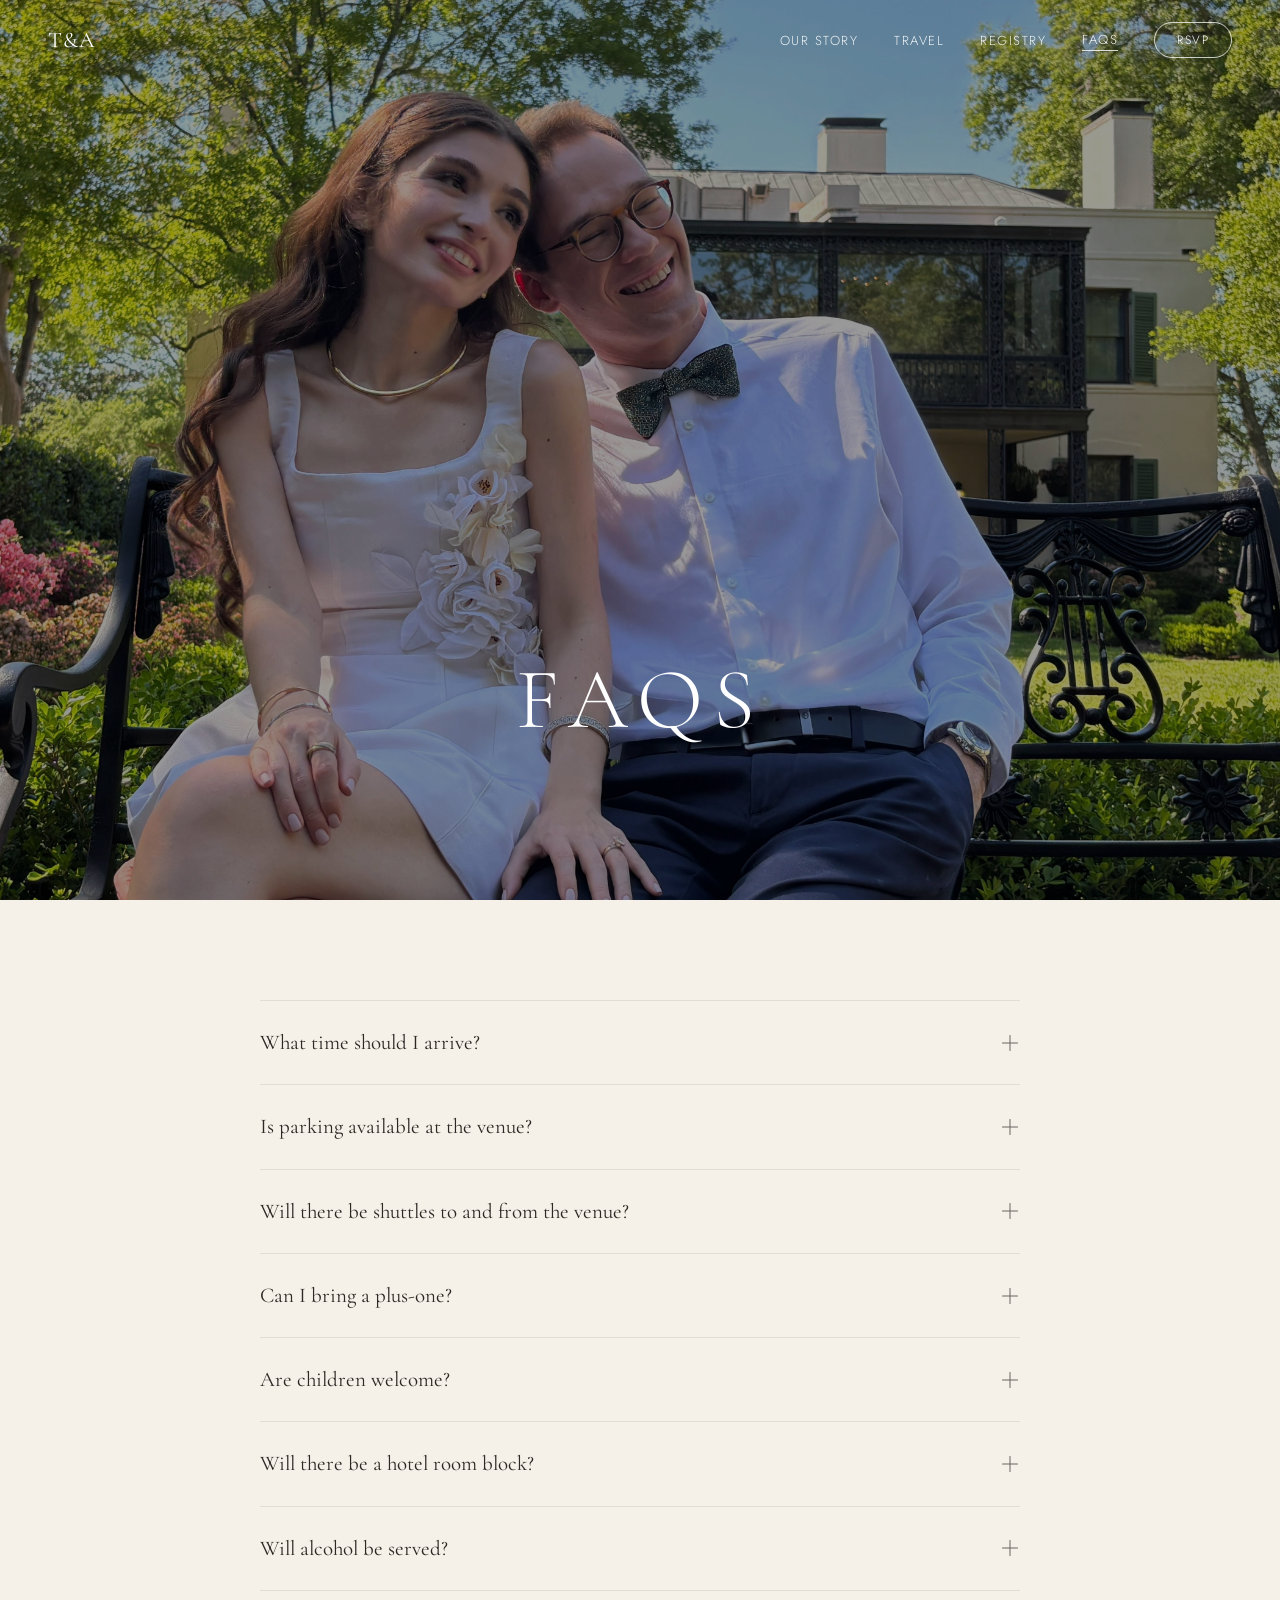
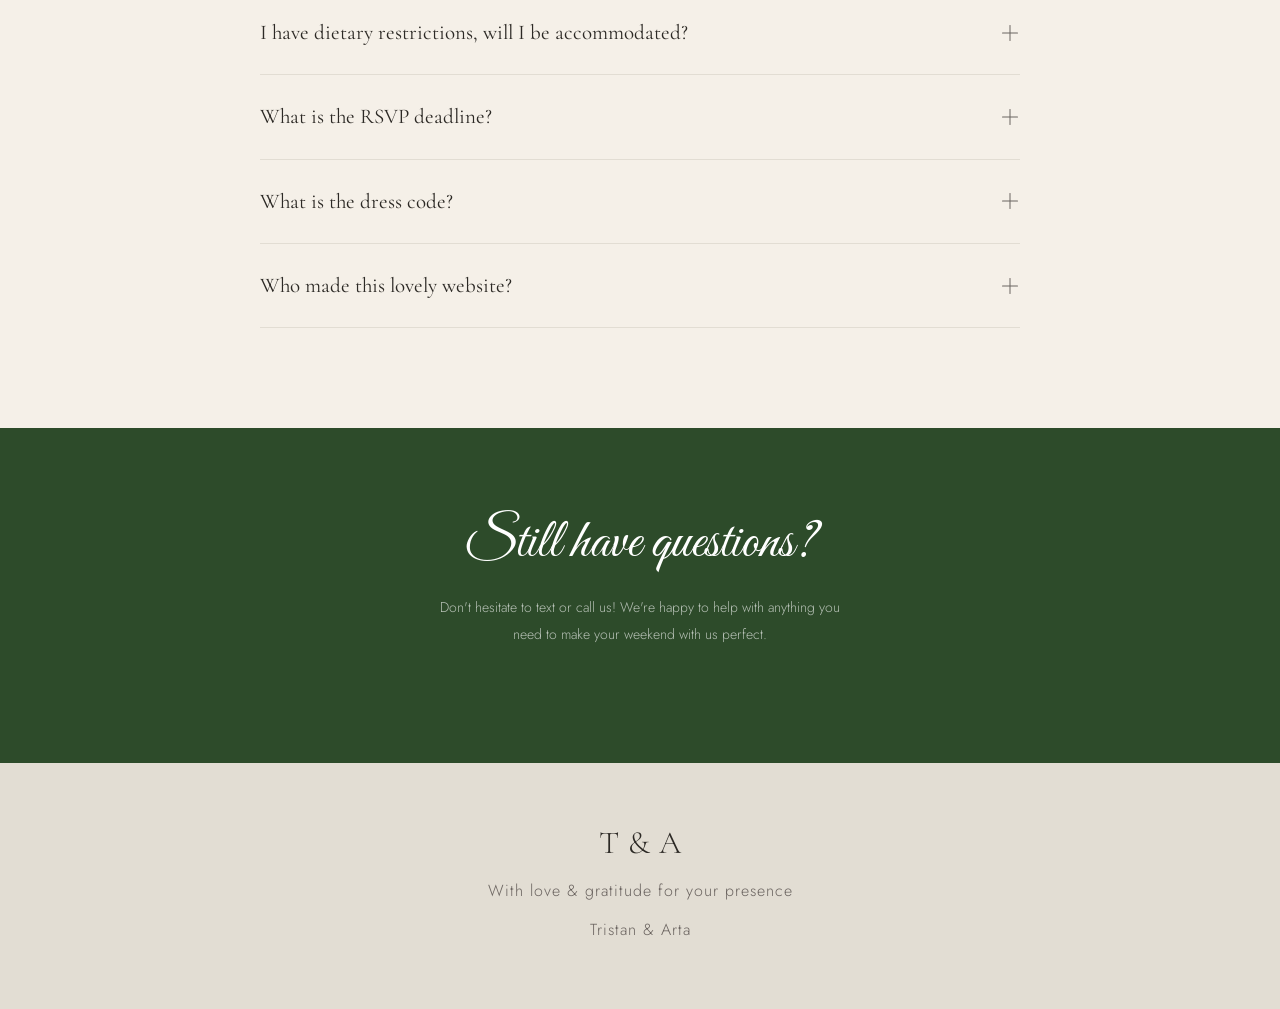
<file: faqs.html>
<!DOCTYPE html>
<html lang="en">
<head>
  <meta charset="UTF-8" />
  <meta name="viewport" content="width=device-width, initial-scale=1.0" />
  <meta name="robots" content="noindex" />
  <title>FAQs — Tristan & Arta</title>
  <link rel="preconnect" href="https://fonts.googleapis.com" />
  <link rel="preconnect" href="https://fonts.gstatic.com" crossorigin />
  <link href="https://fonts.googleapis.com/css2?family=Cormorant+Garamond:ital,wght@0,300;0,400;0,500;0,600;1,300;1,400&family=Great+Vibes&family=Jost:wght@300;400&display=swap" rel="stylesheet" />
  <link rel="stylesheet" href="styles.css" />
  <link rel="icon" type="image/x-icon" href="images/favicon.ico" />
  <style>

    /* ── HERO ───────────────────────────────────────── */
    .faqs-hero {
      position: relative;
      height: 100vh;
      min-height: 580px;
      display: flex;
      flex-direction: column;
      align-items: center;
      justify-content: center;
      text-align: center;
      overflow: hidden;
    }
    .faqs-hero-bg {
      position: absolute;
      inset: 0;
      background: url('images/faq2.jpeg') center 40% / cover no-repeat;
      filter: brightness(0.75);
    }
    .faqs-hero::after {
      content: '';
      position: absolute;
      inset: 0;
      background: rgba(0, 0, 0, 0.2);
      pointer-events: none;
    }
    .faqs-hero-content {
      position: relative;
      z-index: 1;
      color: #fff;
      padding: 0 24px;
      margin-top: 500px;
    }
    .faqs-hero-title {
      font-family: var(--serif);
      font-size: clamp(40px, 7vw, 86px);
      font-weight: 300;
      letter-spacing: 10px;
      text-transform: uppercase;
      line-height: 1.0;
    }

    /* ── FAQ LIST ───────────────────────────────────── */
    .faqs-body {
      background: var(--cream-light);
      padding: 100px 48px;
    }
    .faqs-list {
      max-width: 760px;
      margin: 0 auto;
    }
    .faq-item {
      border-top: 1px solid var(--cream-dark);
      padding: 0;
      overflow: hidden;
    }
    .faq-item:last-child {
      border-bottom: 1px solid var(--cream-dark);
    }
    .faq-question {
      width: 100%;
      background: none;
      border: none;
      text-align: left;
      padding: 28px 0;
      cursor: pointer;
      display: flex;
      justify-content: space-between;
      align-items: center;
      gap: 20px;
    }
    .faq-question-text {
      font-family: var(--serif);
      font-size: clamp(17px, 2vw, 21px);
      font-weight: 400;
      color: var(--text);
      line-height: 1.3;
    }
    .faq-icon {
      flex-shrink: 0;
      width: 20px;
      height: 20px;
      position: relative;
      transition: transform 0.3s ease;
    }
    .faq-icon::before,
    .faq-icon::after {
      content: '';
      position: absolute;
      background: var(--text-light);
      border-radius: 1px;
    }
    .faq-icon::before {
      width: 16px;
      height: 1px;
      top: 50%;
      left: 50%;
      transform: translate(-50%, -50%);
    }
    .faq-icon::after {
      width: 1px;
      height: 16px;
      top: 50%;
      left: 50%;
      transform: translate(-50%, -50%);
      transition: opacity 0.3s, transform 0.3s;
    }
    .faq-item.open .faq-icon::after {
      opacity: 0;
      transform: translate(-50%, -50%) rotate(90deg);
    }
    .faq-answer {
      max-height: 0;
      overflow: hidden;
      transition: max-height 0.4s ease, padding 0.3s ease;
    }
    .faq-item.open .faq-answer {
      max-height: 300px;
    }
    .faq-answer-text {
      font-size: 16px;
      line-height: 1.95;
      color: var(--text-light);
      padding-bottom: 28px;
      max-width: 600px;
    }
    .faq-answer-text a {
      color: var(--green);
      border-bottom: 1px solid rgba(45, 75, 42, 0.3);
      transition: border-color 0.2s;
    }
    .faq-answer-text a:hover { border-color: var(--green); }

    /* ── CONTACT CTA ────────────────────────────────── */
    .faqs-contact {
      background: var(--green);
      padding: 80px 48px;
      text-align: center;
    }
    .faqs-contact-script {
      font-family: var(--script);
      font-size: clamp(32px, 5vw, 56px);
      color: #fff;
      display: block;
      margin-bottom: 16px;
    }
    .faqs-contact-text {
      font-size: 14px;
      line-height: 1.9;
      color: rgba(255, 255, 255, 0.65);
      max-width: 420px;
      margin: 0 auto 36px;
    }

    /* ── RESPONSIVE ──────────────────────────────────── */
    @media (max-width: 900px) {
.faqs-body { padding: 72px 24px; }
      .faqs-contact { padding: 64px 24px; }
    }
  </style>
</head>
<body>

  <!-- MOBILE MENU -->
  <div class="mobile-menu" id="mobileMenu">
    <button class="mobile-menu-close" onclick="closeMobileMenu()" aria-label="Close">×</button>
    <a href="our-story.html">Our Story</a>
    <a href="travel.html">Travel</a>
    <a href="registry.html">Registry</a>
    <a href="faqs.html" class="active">FAQs</a>
    <a href="rsvp.html" class="btn" style="margin-top:8px;">RSVP</a>
  </div>

  <!-- NAVIGATION -->
  <nav id="navbar">
    <a href="index.html" class="nav-logo">T&amp;A</a>
    <div class="nav-links">
      <a href="our-story.html">Our Story</a>
      <a href="travel.html">Travel</a>
      <a href="registry.html">Registry</a>
      <a href="faqs.html" class="active">FAQs</a>
      <a href="rsvp.html" class="nav-rsvp">RSVP</a>
    </div>
    <button class="nav-hamburger" onclick="openMobileMenu()" aria-label="Menu">
      <span></span><span></span><span></span>
    </button>
  </nav>

  <!-- HERO -->
  <section class="faqs-hero">
    <div class="faqs-hero-bg"></div>
    <div class="faqs-hero-content">
      <h1 class="faqs-hero-title">FAQs</h1>
    </div>
  </section>

  <!-- FAQ LIST -->
  <section class="faqs-body">
    <div class="faqs-list">

      <div class="faq-item">
        <button class="faq-question" aria-expanded="false">
          <span class="faq-question-text">What time should I arrive?</span>
          <span class="faq-icon" aria-hidden="true"></span>
        </button>
        <div class="faq-answer" role="region">
          <p class="faq-answer-text">The ceremony begins at 5:00 PM so please plan to arrive by 4:30 PM!</p>
        </div>
      </div>

      <div class="faq-item">
        <button class="faq-question" aria-expanded="false">
          <span class="faq-question-text">Is parking available at the venue?</span>
          <span class="faq-icon" aria-hidden="true"></span>
        </button>
        <div class="faq-answer" role="region">
          <p class="faq-answer-text">Our complimentary valet will greet you at the venue entrance. There is no need to worry about finding parking!</p>
        </div>
      </div>

      <div class="faq-item">
        <button class="faq-question" aria-expanded="false">
          <span class="faq-question-text">Will there be shuttles to and from the venue?</span>
          <span class="faq-icon" aria-hidden="true"></span>
        </button>
        <div class="faq-answer" role="region">
          <p class="faq-answer-text">Since our venue is in the middle of the city and very accessible, we will not have designated shuttles to and from the venue. We recommend driving or using rideshare services.</p>
        </div>
      </div>

      <div class="faq-item">
        <button class="faq-question" aria-expanded="false">
          <span class="faq-question-text">Can I bring a plus-one?</span>
          <span class="faq-icon" aria-hidden="true"></span>
        </button>
        <div class="faq-answer" role="region">
          <p class="faq-answer-text">Our guest list is carefully curated to include our nearest and dearest. If your invitation includes a guest, their name will appear on our communications with you. If you have any questions, feel free to reach out to us!</p>
        </div>
      </div>

      <div class="faq-item">
        <button class="faq-question" aria-expanded="false">
          <span class="faq-question-text">Are children welcome?</span>
          <span class="faq-icon" aria-hidden="true"></span>
        </button>
        <div class="faq-answer" role="region">
          <p class="faq-answer-text">We'll make sure to include the names of all of our lovely guests, inlcuding any little ones, as a part of our invitation. Please don't hesitate to ask Arta or Tristan if you have additional questions.</p>
        </div>
      </div>

      <div class="faq-item">
        <button class="faq-question" aria-expanded="false">
          <span class="faq-question-text">Will there be a hotel room block?</span>
          <span class="faq-icon" aria-hidden="true"></span>
        </button>
        <div class="faq-answer" role="region">
          <p class="faq-answer-text">There will not be any hotel room blocks. Our wedding will be inside the city with a large variety of hotels available nearby. In the meantime, check out our <a href="travel.html">Travel</a> page for some of our hotel recommendations near the venue.</p>
        </div>
      </div>

      <div class="faq-item">
        <button class="faq-question" aria-expanded="false">
          <span class="faq-question-text">Will alcohol be served?</span>
          <span class="faq-icon" aria-hidden="true"></span>
        </button>
        <div class="faq-answer" role="region">
          <p class="faq-answer-text">We want to share our authentic celebration with you, so keeping with the bride & groom's preferences, there will be no alcoholic beverages served. Instead, our bar will offer a curated selection of our most favorite hand-crafted mocktails. We can't wait to party all night long with you!</p>
        </div>
      </div>

      <div class="faq-item">
        <button class="faq-question" aria-expanded="false">
          <span class="faq-question-text">I have dietary restrictions, will I be accommodated?</span>
          <span class="faq-icon" aria-hidden="true"></span>
        </button>
        <div class="faq-answer" role="region">
          <p class="faq-answer-text">Absolutely. Our traditional Persian wedding dinner will include a buffet with a variety of options to accommodate all dietary restrictions.</p>
        </div>
      </div>

      <div class="faq-item">
        <button class="faq-question" aria-expanded="false">
          <span class="faq-question-text">What is the RSVP deadline?</span>
          <span class="faq-icon" aria-hidden="true"></span>
        </button>
        <div class="faq-answer" role="region">
          <p class="faq-answer-text">Please RSVP at your earliest convenience.</p>
        </div>
      </div>

      <div class="faq-item">
        <button class="faq-question" aria-expanded="false">
          <span class="faq-question-text">What is the dress code?</span>
          <span class="faq-icon" aria-hidden="true"></span>
        </button>
        <div class="faq-answer" role="region">
          <p class="faq-answer-text">We're so excited to see you all dolled-up! Black Tie optional or formal attire would be lovely. Please keep grass and gravel in mind when choosing your shoes for our outdoor garden party!</p>
        </div>
      </div>

      <div class="faq-item">
        <button class="faq-question" aria-expanded="false">
          <span class="faq-question-text">Who made this lovely website?</span>
          <span class="faq-icon" aria-hidden="true"></span>
        </button>
        <div class="faq-answer" role="region">
          <p class="faq-answer-text">"I did!"- Tristan</p>
        </div>
      </div>

    </div>
  </section>

  <!-- CONTACT CTA -->
  <section class="faqs-contact">
    <span class="faqs-contact-script">Still have questions?</span>
    <p class="faqs-contact-text">Don't hesitate to text or call us! We're happy to help with anything you need to make your weekend with us perfect.</p>
  </section>

  <!-- FOOTER -->
    <footer>
    <div class="footer-monogram">T &amp; A</div>
    <p style="font-size: 16px;">With love &amp; gratitude for your presence</p>
    <p style="font-size: 16px;">Tristan &amp; Arta</p>
  </footer>

  <script>
    const navbar = document.getElementById('navbar');
    window.addEventListener('scroll', () => {
      navbar.classList.toggle('scrolled', window.scrollY > 60);
    });
    function openMobileMenu() { document.getElementById('mobileMenu').classList.add('open'); }
    function closeMobileMenu() { document.getElementById('mobileMenu').classList.remove('open'); }

    // FAQ accordion
    document.querySelectorAll('.faq-question').forEach(btn => {
      btn.addEventListener('click', () => {
        const item = btn.closest('.faq-item');
        const isOpen = item.classList.contains('open');
        // Close all
        document.querySelectorAll('.faq-item.open').forEach(el => {
          el.classList.remove('open');
          el.querySelector('.faq-question').setAttribute('aria-expanded', 'false');
        });
        // Open clicked if it was closed
        if (!isOpen) {
          item.classList.add('open');
          btn.setAttribute('aria-expanded', 'true');
        }
      });
    });
  </script>

</body>
</html>
</file>
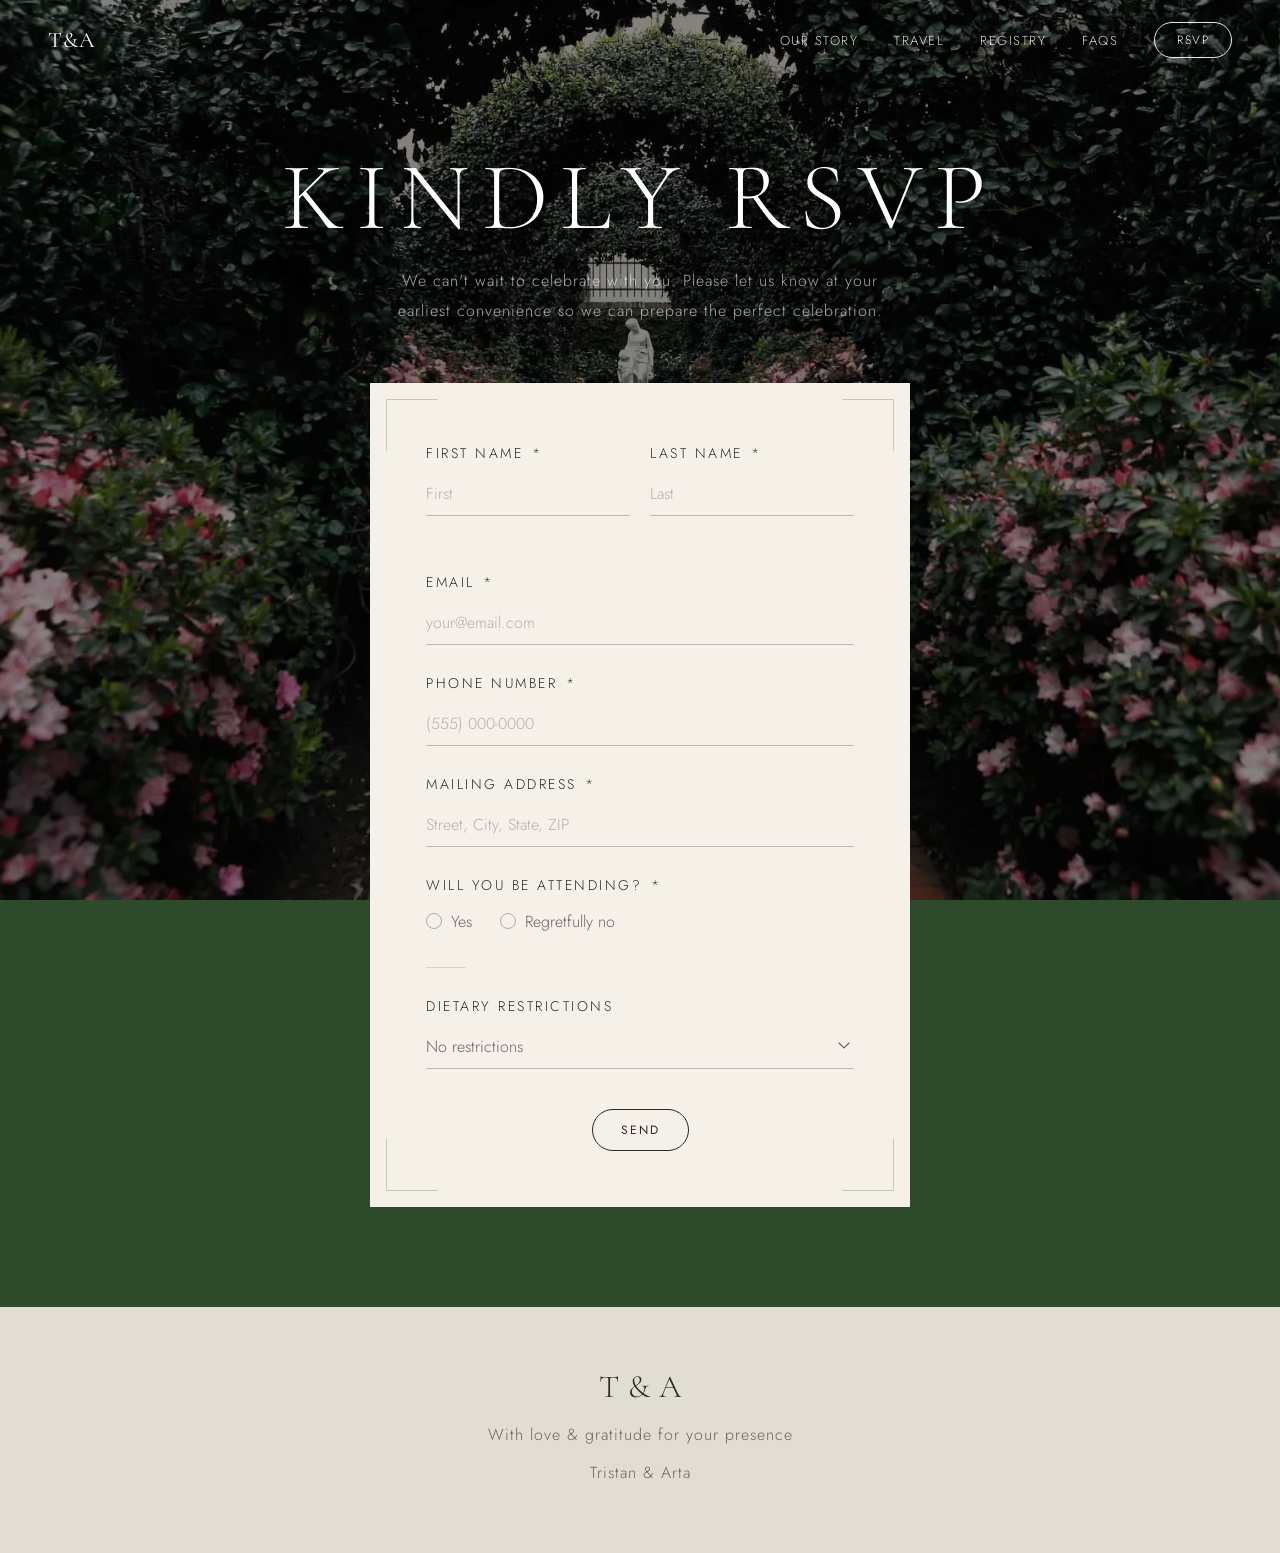
<file: rsvp.html>
<!DOCTYPE html>
<html lang="en">
<head>
  <meta charset="UTF-8" />
  <meta name="viewport" content="width=device-width, initial-scale=1.0" />
  <meta name="robots" content="noindex" />
  <title>RSVP — Tristan & Arta</title>
  <link rel="preconnect" href="https://fonts.googleapis.com" />
  <link rel="preconnect" href="https://fonts.gstatic.com" crossorigin />
  <link href="https://fonts.googleapis.com/css2?family=Cormorant+Garamond:ital,wght@0,300;0,400;0,500;0,600;1,300;1,400&family=Great+Vibes&family=Jost:wght@300;400&display=swap" rel="stylesheet" />
  <link rel="stylesheet" href="styles.css" />
  <link rel="icon" type="image/x-icon" href="images/favicon.ico" />
  <style>

    body { background: var(--green); }

    /* ── FULL-PAGE RSVP ─────────────────────────────── */
    .rsvp-page {
      position: relative;
      min-height: 100vh;
      display: flex;
      flex-direction: column;
      align-items: center;
      justify-content: flex-start;
      padding: 150px 24px 100px;
    }
    .rsvp-bg {
      position: fixed;
      inset: 0;
      background: url('images/venue2.jpg') center 35% / cover no-repeat;
      filter: brightness(0.62) sepia(0.2);
      /* background: url('images/venue.jpg') center 35% / cover no-repeat;
      filter: brightness(0.42) sepia(0.2); */
      z-index: 0;
    }
    .rsvp-bg::after {
      content: '';
      position: absolute;
      inset: 0;
      background: rgba(0, 0, 0, 0.2);
      pointer-events: none;
    }

    /* ── HEADING AREA ───────────────────────────────── */
    .rsvp-heading-area {
      position: relative;
      z-index: 1;
      text-align: center;
      color: #fff;
      margin-bottom: 56px;
    }
    .rsvp-title {
      font-family: var(--serif);
      font-size: clamp(44px, 8vw, 96px);
      font-weight: 300;
      letter-spacing: 12px;
      text-transform: uppercase;
      line-height: 1.0;
      margin-bottom: 20px;
    }
    .rsvp-subtitle {
      font-family: var(--sans);
      font-size: 16px;
      font-weight: 300;
      letter-spacing: 1px;
      line-height: 1.9;
      color: rgba(255, 255, 255, 0.65);
      max-width: 520px;
      margin: 0 auto;
    }
    .rsvp-subtitle strong {
      color: rgba(255, 255, 255, 0.9);
      font-weight: 400;
    }

    /* ── FORM CARD ──────────────────────────────────── */
    .rsvp-card {
      position: relative;
      z-index: 1;
      background: var(--cream-light);
      width: 100%;
      max-width: 540px;
      padding: 60px 56px 56px;
    }

    /* Corner ornament — top-left */
    .rsvp-card::before {
      content: '';
      position: absolute;
      top: 16px;
      left: 16px;
      width: 52px;
      height: 52px;
      border-top: 1px solid rgba(44, 41, 37, 0.22);
      border-left: 1px solid rgba(44, 41, 37, 0.22);
      pointer-events: none;
    }
    /* Corner ornament — bottom-right */
    .rsvp-card::after {
      content: '';
      position: absolute;
      bottom: 16px;
      right: 16px;
      width: 52px;
      height: 52px;
      border-bottom: 1px solid rgba(44, 41, 37, 0.22);
      border-right: 1px solid rgba(44, 41, 37, 0.22);
      pointer-events: none;
    }

    /* Extra corner elements via wrapper */
    .rsvp-card-inner {
      position: absolute;
      inset: 0;
      pointer-events: none;
    }
    .rsvp-card-inner::before {
      content: '';
      position: absolute;
      top: 16px;
      right: 16px;
      width: 52px;
      height: 52px;
      border-top: 1px solid rgba(44, 41, 37, 0.22);
      border-right: 1px solid rgba(44, 41, 37, 0.22);
    }
    .rsvp-card-inner::after {
      content: '';
      position: absolute;
      bottom: 16px;
      left: 16px;
      width: 52px;
      height: 52px;
      border-bottom: 1px solid rgba(44, 41, 37, 0.22);
      border-left: 1px solid rgba(44, 41, 37, 0.22);
    }

    /* ── FORM ELEMENTS ──────────────────────────────── */
    .rsvp-form { position: relative; z-index: 1; }

    .form-row {
      display: grid;
      grid-template-columns: 1fr 1fr;
      gap: 20px;
      margin-bottom: 28px;
    }
    .form-group {
      display: flex;
      flex-direction: column;
      gap: 9px;
      margin-bottom: 28px;
    }
    .form-group:last-child { margin-bottom: 0; }

    .form-label {
      font-family: var(--sans);
      font-size: 14px;
      letter-spacing: 2.5px;
      text-transform: uppercase;
      color: var(--text);
    }
    .form-label span {
      color: var(--green);
      margin-left: 2px;
    }

    .form-input,
    .form-select {
      background: none;
      border: none;
      border-bottom: 1px solid rgba(44, 41, 37, 0.28);
      padding: 10px 0;
      font-family: var(--sans);
      font-size: 16px;
      font-weight: 300;
      color: var(--text);
      width: 100%;
      outline: none;
      transition: border-color 0.2s;
      -webkit-appearance: none;
      appearance: none;
    }
    .form-input:focus,
    .form-select:focus { border-color: var(--text); }
    .form-input::placeholder { color: var(--text-light); opacity: 0.45; }

    .form-select {
      cursor: pointer;
      background-image: url("data:image/svg+xml,%3Csvg xmlns='http://www.w3.org/2000/svg' width='12' height='8' viewBox='0 0 12 8'%3E%3Cpath d='M1 1l5 5 5-5' stroke='%236B6460' stroke-width='1.2' fill='none' stroke-linecap='round'/%3E%3C/svg%3E");
      background-repeat: no-repeat;
      background-position: right 4px center;
      padding-right: 24px;
      color: var(--text-light);
    }
    .form-select.has-value { color: var(--text); }
    .form-select option { color: var(--text); }

    .radio-group {
      display: flex;
      gap: 28px;
      padding: 6px 0;
    }
    .radio-label {
      display: flex;
      align-items: center;
      gap: 9px;
      font-family: var(--sans);
      font-size: 16px;
      font-weight: 300;
      color: var(--text-light);
      cursor: pointer;
    }
    .radio-label input[type="radio"] {
      appearance: none;
      -webkit-appearance: none;
      width: 16px;
      height: 16px;
      border: 1px solid rgba(44, 41, 37, 0.35);
      border-radius: 50%;
      cursor: pointer;
      position: relative;
      flex-shrink: 0;
      transition: border-color 0.2s;
    }
    .radio-label input[type="radio"]:checked { border-color: var(--text); }
    .radio-label input[type="radio"]:checked::after {
      content: '';
      position: absolute;
      top: 50%;
      left: 50%;
      transform: translate(-50%, -50%);
      width: 7px;
      height: 7px;
      background: var(--text);
      border-radius: 50%;
    }

    .form-divider {
      width: 40px;
      height: 1px;
      background: rgba(44, 41, 37, 0.15);
      margin: 4px 0 28px;
    }

    .form-submit-wrap {
      text-align: center;
      margin-top: 40px;
    }
    .form-submit {
      background: none;
      cursor: pointer;
      font-family: var(--sans);
    }

    /* ── RESPONSIVE ──────────────────────────────────── */
    @media (max-width: 640px) {
      .rsvp-page { padding: 130px 16px 80px; }
      .rsvp-card { padding: 44px 28px 40px; }
      .form-row { grid-template-columns: 1fr; gap: 0; }
    }
  </style>
</head>
<body>

  <!-- MOBILE MENU -->
  <div class="mobile-menu" id="mobileMenu">
    <button class="mobile-menu-close" onclick="closeMobileMenu()" aria-label="Close">×</button>
    <a href="our-story.html">Our Story</a>
    <a href="travel.html">Travel</a>
    <a href="registry.html">Registry</a>
    <a href="faqs.html">FAQs</a>
    <a href="rsvp.html" class="btn active" style="margin-top:8px;">RSVP</a>
  </div>

  <!-- NAVIGATION -->
  <nav id="navbar" class="nav-on-dark">
    <a href="index.html" class="nav-logo">T&amp;A</a>
    <div class="nav-links">
      <a href="our-story.html">Our Story</a>
      <a href="travel.html">Travel</a>
      <a href="registry.html">Registry</a>
      <a href="faqs.html">FAQs</a>
      <a href="rsvp.html" class="nav-rsvp" style="border-color: rgba(255,255,255,0.9); color: #fff;">RSVP</a>
    </div>
    <button class="nav-hamburger" onclick="openMobileMenu()" aria-label="Menu">
      <span></span><span></span><span></span>
    </button>
  </nav>

  <!-- RSVP PAGE -->
  <div class="rsvp-page">
    <div class="rsvp-bg"></div>

    <!-- Heading -->
    <div class="rsvp-heading-area">
      <h1 class="rsvp-title">Kindly RSVP</h1>
      <p class="rsvp-subtitle">We can't wait to celebrate with you. Please let us know at your earliest convenience so we can prepare the perfect celebration.</p>
    </div>

    <!-- Form Card -->
    <div class="rsvp-card">
      <div class="rsvp-card-inner" aria-hidden="true"></div>

      <!-- Connect to Formspree, Netlify Forms, or similar to go live -->
      <form class="rsvp-form" action="#" method="post">

        <div class="form-row">
          <div class="form-group">
            <label class="form-label" for="fname">First Name <span>*</span></label>
            <input class="form-input" type="text" id="fname" name="first_name" placeholder="First" required />
          </div>
          <div class="form-group">
            <label class="form-label" for="lname">Last Name <span>*</span></label>
            <input class="form-input" type="text" id="lname" name="last_name" placeholder="Last" required />
          </div>
        </div>

        <div class="form-group">
          <label class="form-label" for="email">Email <span>*</span></label>
          <input class="form-input" type="email" id="email" name="email" placeholder="your@email.com" required />
        </div>

        <div class="form-group">
          <label class="form-label" for="phone">Phone Number <span>*</span></label>
          <input class="form-input" type="tel" id="phone" name="phone" placeholder="(555) 000-0000" maxlength="14" required />
        </div>

        <div class="form-group">
          <label class="form-label" for="address">Mailing Address <span>*</span></label>
          <input class="form-input" type="text" id="address" name="address" placeholder="Street, City, State, ZIP" required />
        </div>

        <div class="form-group">
          <label class="form-label">Will you be attending? <span>*</span></label>
          <div class="radio-group">
            <label class="radio-label">
              <input type="radio" name="attending" value="yes" required /> Yes
            </label>
            <label class="radio-label">
              <input type="radio" name="attending" value="no" /> Regretfully no
            </label>
          </div>
        </div>

        <div class="form-divider"></div>

        <div class="form-group" style="margin-bottom: 0;">
          <label class="form-label" for="dietary">Dietary Restrictions</label>
          <select class="form-select" id="dietary" name="dietary" onchange="this.classList.add('has-value')">
            <option value="" selected>No restrictions</option>
            <option value="vegetarian">Vegetarian</option>
            <option value="vegan">Vegan</option>
            <option value="gluten-free">Gluten-free</option>
            <option value="nut-allergy">Nut allergy</option>
            <option value="other">Other (Please text us to let us know)</option>
          </select>
        </div>

        <div class="form-submit-wrap">
          <button type="submit" class="btn form-submit">Send</button>
        </div>

        <div id="rsvp-success" style="display:none; text-align:center; margin-top:24px; font-family:var(--serif); font-weight: bold; font-size:20px; color:var(--green);">
          Thank you — we'll see you there!
        </div>
        <div id="rsvp-error" style="display:none; text-align:center; margin-top:24px; font-size:13px; color:#c0392b;">
          Something went wrong. Please try again or email us directly.
        </div>

      </form>
    </div>
  </div>

  <!-- FOOTER -->
    <footer>
    <div class="footer-monogram">T &amp; A</div>
    <p style="font-size: 16px;">With love &amp; gratitude for your presence</p>
    <p style="font-size: 16px;">Tristan &amp; Arta</p>
  </footer>

  <script>
    const navbar = document.getElementById('navbar');
    window.addEventListener('scroll', () => {
      navbar.classList.toggle('scrolled', window.scrollY > 60);
    });
    function openMobileMenu() { document.getElementById('mobileMenu').classList.add('open'); }
    function closeMobileMenu() { document.getElementById('mobileMenu').classList.remove('open'); }

    // ── PHONE NUMBER FORMATTER ────────────────────────────
    document.getElementById('phone').addEventListener('input', function(e) {
      let digits = this.value.replace(/\D/g, '').slice(0, 10);
      let formatted = '';
      if (digits.length > 0) formatted = '(' + digits.slice(0, 3);
      if (digits.length >= 4) formatted += ') ' + digits.slice(3, 6);
      if (digits.length >= 7) formatted += '-' + digits.slice(6, 10);
      this.value = formatted;
    });

    // ── GOOGLE SHEETS SUBMISSION ──────────────────────────
    const GOOGLE_SCRIPT_URL = atob('aHR0cHM6Ly9zY3JpcHQuZ29vZ2xlLmNvbS9tYWNyb3Mvcy9BS2Z5Y2J5WW1OZFhCSWE1akhocmh2amhlQnlhU0hPX2dDZlZlNUk3elZDajhUWVk0TXVrVUI0cVdmdjZKSjR6d3U5WmVwckMtUS9leGVj');

    document.querySelector('.rsvp-form').addEventListener('submit', function(e) {
      e.preventDefault();
      const formData = new FormData(this);
      const data = {
        token: atob('dGEyMDI3LXhrOW1xLTllbTNuNmhka2FzZHp6M250'),
        timestamp: new Date().toLocaleString('en-US', { timeZone: 'America/Chicago' }),
        first_name: formData.get('first_name') || '',
        last_name: formData.get('last_name') || '',
        email: formData.get('email') || '',
        phone: formData.get('phone') || '',
        address: formData.get('address') || '',
        attending: formData.get('attending') || '',
        dietary: formData.get('dietary') || ''
      };

      const submitBtn = document.querySelector('.form-submit-wrap');
      submitBtn.style.opacity = '0.5';
      submitBtn.style.pointerEvents = 'none';

      fetch(GOOGLE_SCRIPT_URL, {
        method: 'POST',
        body: JSON.stringify(data)
      })
      .then(() => {
        submitBtn.style.display = 'none';
        document.getElementById('rsvp-success').style.display = 'block';
        document.getElementById('rsvp-error').style.display = 'none';
      })
      .catch(() => {
        submitBtn.style.opacity = '1';
        submitBtn.style.pointerEvents = '';
        document.getElementById('rsvp-error').style.display = 'block';
      });
    });
  </script>

</body>
</html>
</file>
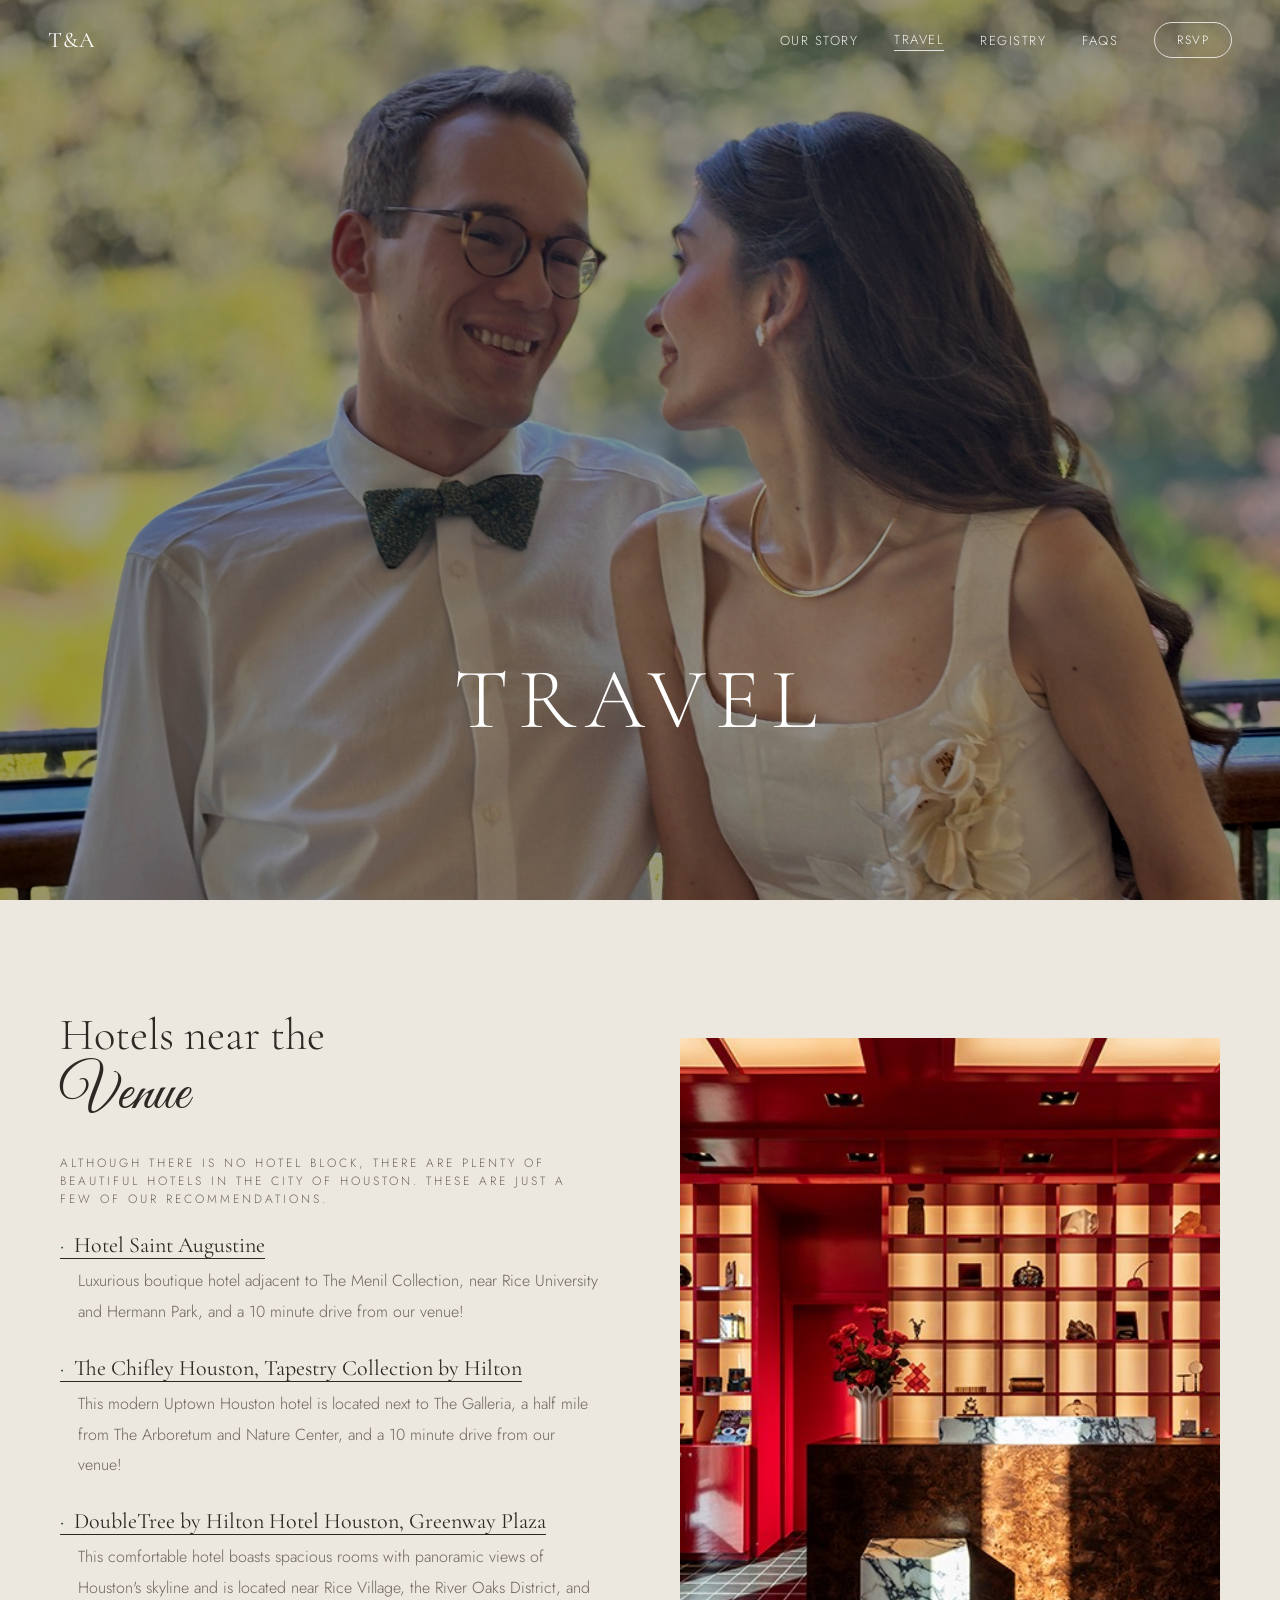
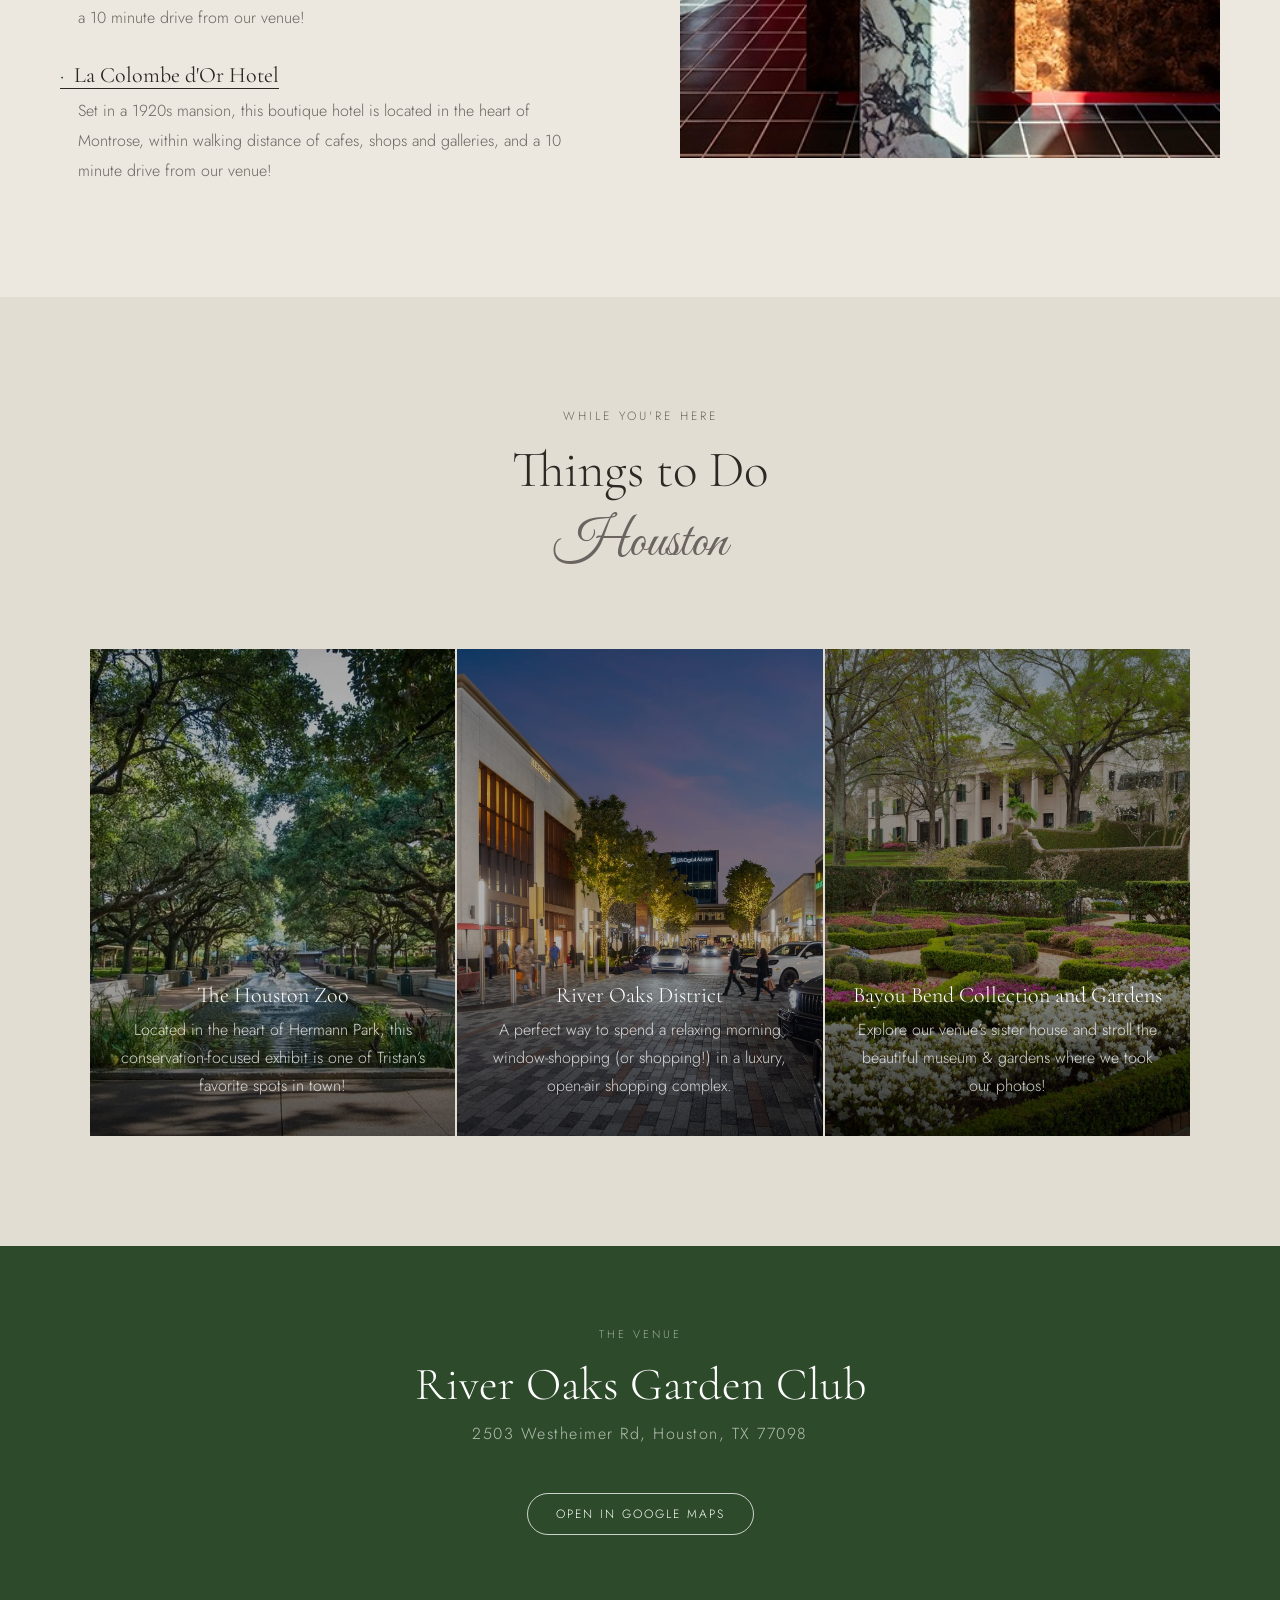
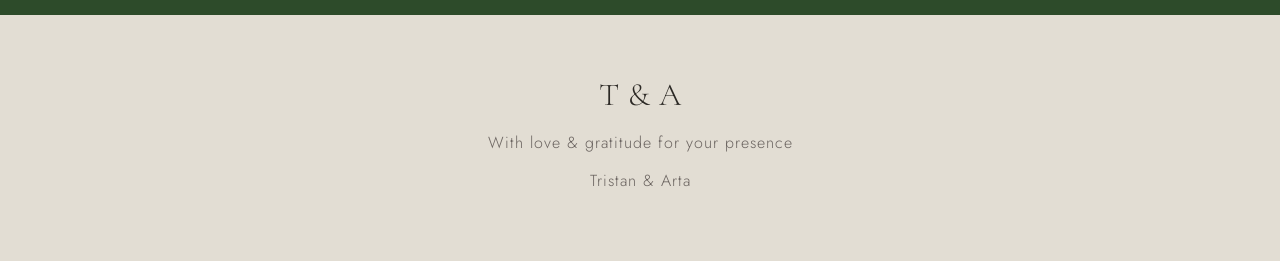
<file: travel.html>
<!DOCTYPE html>
<html lang="en">
<head>
  <meta charset="UTF-8" />
  <meta name="viewport" content="width=device-width, initial-scale=1.0" />
  <meta name="robots" content="noindex" />
  <title>Travel — Tristan & Arta</title>
  <link rel="preconnect" href="https://fonts.googleapis.com" />
  <link rel="preconnect" href="https://fonts.gstatic.com" crossorigin />
  <link href="https://fonts.googleapis.com/css2?family=Cormorant+Garamond:ital,wght@0,300;0,400;0,500;0,600;1,300;1,400&family=Great+Vibes&family=Jost:wght@300;400&display=swap" rel="stylesheet" />
  <link rel="stylesheet" href="styles.css" />
  <link rel="icon" type="image/x-icon" href="images/favicon.ico" />
  <style>

    /* ── HERO ───────────────────────────────────────── */
    .travel-hero {
      position: relative;
      height: 100vh;
      min-height: 580px;
      display: flex;
      flex-direction: column;
      align-items: center;
      justify-content: center;
      text-align: center;
      overflow: hidden;
    }
    .travel-hero-bg {
      position: absolute;
      inset: 0;
      background: url('images/registry.jpeg') center 40% / cover no-repeat;
      filter: brightness(0.75);
    }
    .travel-hero::after {
      content: '';
      position: absolute;
      inset: 0;
      background: rgba(0, 0, 0, 0.2);
      pointer-events: none;
    }
    .travel-hero-content {
      position: relative;
      z-index: 1;
      color: #fff;
      padding: 0 24px;
      margin-top: 500px;
    }
    .travel-hero-title {
      font-family: var(--serif);
      font-size: clamp(40px, 7vw, 86px);
      font-weight: 300;
      letter-spacing: 10px;
      text-transform: uppercase;
      line-height: 1.0;
    }

    /* ── WHERE TO STAY ──────────────────────────────── */
    .where-to-stay {
      background: var(--cream);
      padding: 110px 48px;
    }
    .where-to-stay .container {
      display: grid;
      grid-template-columns: 1fr 1fr;
      gap: 80px;
      align-items: center;
    }
    .stay-body { }
    .stay-label {
      font-family: var(--sans);
      font-size: 12px;
      letter-spacing: 3px;
      text-transform: uppercase;
      color: var(--text-light);
      margin-bottom: 24px;
    }
    .stay-heading {
      font-family: var(--serif);
      font-size: clamp(30px, 3.5vw, 48px);
      font-weight: 300;
      margin-bottom: 26px;
      line-height: 1.15;
    }
    .stay-script {
      font-family: var(--script);
      font-size: 1.3em;
      display: block;
    }
    .hotel-list {
      display: flex;
      flex-direction: column;
      gap: 28px;
    }
    .hotel-item { }
    .hotel-name {
      font-family: var(--serif);
      font-size: 22px;
      font-weight: 400;
      margin-bottom: 6px;
      border-bottom: 1px solid var(--text);
      display: inline;
    }
    .hotel-name::before {
      content: '·';
      margin-right: 10px;
      color: var(--green);
    }
    .hotel-text {
      font-size: 16px;
      line-height: 1.9;
      color: var(--text-light);
      margin-top: 8px;
      padding-left: 18px;
    }
    .stay-img {
      width: 100%;
      aspect-ratio: 3 / 4;
      object-fit: cover;
    }

    /* ── THINGS TO DO ───────────────────────────────── */
    .things-to-do {
      background: var(--cream-dark);
      padding: 110px 48px;
      text-align: center;
    }
    .things-label {
      font-family: var(--sans);
      font-size: 12px;
      letter-spacing: 3px;
      text-transform: uppercase;
      color: var(--text-light);
      margin-bottom: 14px;
    }
    .things-heading {
      font-family: var(--serif);
      font-size: clamp(30px, 4vw, 52px);
      font-weight: 300;
      margin-bottom: 8px;
    }
    .things-script {
      font-family: var(--script);
      font-size: clamp(32px, 4.5vw, 54px);
      display: block;
      color: var(--text-light);
      margin-bottom: 72px;
    }
    .things-grid {
      display: grid;
      grid-template-columns: repeat(3, 1fr);
      gap: 2px;
      max-width: 1100px;
      margin: 0 auto;
    }
    .things-card {
      position: relative;
      aspect-ratio: 3 / 4;
      overflow: hidden;
      background: var(--green);
      display: block;
      cursor: pointer;
      text-decoration: none;
    }
    .things-card-img {
      position: absolute;
      inset: 0;
      background-size: cover;
      background-position: center;
      filter: brightness(0.7);
      transition: transform 0.5s ease;
    }
    .things-card:hover .things-card-img { transform: scale(1.04); }
    .things-card:nth-child(1) .things-card-img { background-image: url('images/houston-zoo.jpg'); }
    .things-card:nth-child(2) .things-card-img { background-image: url('images/river-oaks-district.jpg'); }
    .things-card:nth-child(3) .things-card-img { background-image: url('images/bayou-bend-collection.jpg'); filter: brightness(0.6); }
    .things-card-content {
      position: absolute;
      bottom: 0;
      left: 0;
      right: 0;
      padding: 36px 28px;
      color: #fff;
      background: linear-gradient(to top, rgba(0,0,0,0.55) 0%, transparent 100%);
    }
    .things-card-title {
      font-family: var(--serif);
      font-size: 22px;
      font-weight: 300;
      margin-bottom: 8px;
    }
    .things-card-text {
      font-size: 16px;
      line-height: 1.75;
      color: rgba(255, 255, 255, 0.8);
    }

    /* ── VENUE MAP CTA ──────────────────────────────── */
    .venue-cta {
      background: var(--green);
      padding: 80px 48px;
      text-align: center;
    }
    .venue-cta-label {
      font-family: var(--sans);
      font-size: 11px;
      letter-spacing: 3px;
      text-transform: uppercase;
      color: rgba(255, 255, 255, 0.55);
      margin-bottom: 14px;
    }
    .venue-cta-heading {
      font-family: var(--serif);
      font-size: clamp(28px, 4vw, 46px);
      font-weight: 300;
      color: #fff;
      margin-bottom: 10px;
    }
    .venue-cta-address {
      font-family: var(--sans);
      font-size: 16px;
      letter-spacing: 1.5px;
      color: rgba(255, 255, 255, 0.65);
      margin-bottom: 40px;
    }

    /* ── RESPONSIVE ──────────────────────────────────── */
    @media (max-width: 900px) {
      .where-to-stay { padding: 80px 24px; }
      .where-to-stay .container { grid-template-columns: 1fr; gap: 40px; }
      .stay-img { display: none; }
      .things-to-do { padding: 80px 24px; }
      .things-grid { grid-template-columns: 1fr; }
      .things-card { aspect-ratio: 16 / 10; }
      .venue-cta { padding: 64px 24px; }
    }
  </style>
</head>
<body>

  <!-- MOBILE MENU -->
  <div class="mobile-menu" id="mobileMenu">
    <button class="mobile-menu-close" onclick="closeMobileMenu()" aria-label="Close">×</button>
    <a href="our-story.html">Our Story</a>
    <a href="travel.html" class="active">Travel</a>
    <a href="registry.html">Registry</a>
    <a href="faqs.html">FAQs</a>
    <a href="rsvp.html" class="btn" style="margin-top:8px;">RSVP</a>
  </div>

  <!-- NAVIGATION -->
  <nav id="navbar">
    <a href="index.html" class="nav-logo">T&amp;A</a>
    <div class="nav-links">
      <a href="our-story.html">Our Story</a>
      <a href="travel.html" class="active">Travel</a>
      <a href="registry.html">Registry</a>
      <a href="faqs.html">FAQs</a>
      <a href="rsvp.html" class="nav-rsvp">RSVP</a>
    </div>
    <button class="nav-hamburger" onclick="openMobileMenu()" aria-label="Menu">
      <span></span><span></span><span></span>
    </button>
  </nav>

  <!-- HERO -->
  <section class="travel-hero">
    <div class="travel-hero-bg"></div>
    <div class="travel-hero-content">
      <h1 class="travel-hero-title">Travel</h1>
    </div>
  </section>

  <!-- WHERE TO STAY -->
  <section class="where-to-stay">
    <div class="container">
      <div class="stay-body">
        <h2 class="stay-heading">
          Hotels near the
          <span class="stay-script">Venue</span>
        </h2>
        <p class="stay-label">Although there is no hotel block, there are plenty of beautiful hotels in the city of Houston. These are just a few of our recommendations.</p>
        <div class="hotel-list">
          <div class="hotel-item">
            <p class="hotel-name"><a href="https://maps.google.com/?q=Hotel+Saint+Augustine+Houston+TX" target="_blank" rel="noopener" style="color:inherit;text-decoration:none;">Hotel Saint Augustine</a></p>
            <p class="hotel-text">Luxurious boutique hotel adjacent to The Menil Collection, near Rice University and Hermann Park, and a 10 minute drive from our venue!</p>
          </div>
          <div class="hotel-item">
            <p class="hotel-name"><a href="https://maps.google.com/?q=The+Chifley+Houston+Tapestry+Collection+by+Hilton" target="_blank" rel="noopener" style="color:inherit;text-decoration:none;">The Chifley Houston, Tapestry Collection by Hilton</a></p>
            <p class="hotel-text">This modern Uptown Houston hotel is located next to The Galleria, a half mile from The Arboretum and Nature Center, and a 10 minute drive from our venue!</p>
          </div>
          <div class="hotel-item">
            <p class="hotel-name"><a href="https://maps.google.com/?q=DoubleTree+by+Hilton+Hotel+Houston+Greenway+Plaza" target="_blank" rel="noopener" style="color:inherit;text-decoration:none;">DoubleTree by Hilton Hotel Houston, Greenway Plaza</a></p>
            <p class="hotel-text">This comfortable hotel boasts spacious rooms with panoramic views of Houston's skyline and is located near Rice Village, the River Oaks District, and a 10 minute drive from our venue!</p>
          </div>
          <div class="hotel-item">
            <p class="hotel-name"><a href="https://maps.google.com/?q=La+Colombe+d'Or+Hotel+Houston+TX" target="_blank" rel="noopener" style="color:inherit;text-decoration:none;">La Colombe d'Or Hotel</a></p>
            <p class="hotel-text">Set in a 1920s mansion, this boutique hotel is located in the heart of Montrose, within walking distance of cafes, shops and galleries, and a 10 minute drive from our venue!</p>
          </div>
        </div>
      </div>
      <!-- Replace with a Houston skyline or River Oaks neighborhood photo -->
      <img
        class="stay-img"
        src="images/Hotel saint augustine photo.jpg"
        alt="Houston"
      />
    </div>
  </section>

  <!-- THINGS TO DO -->
  <section class="things-to-do">
    <p class="things-label">While You're Here</p>
    <h2 class="things-heading">Things to Do</h2>
    <span class="things-script">Houston</span>
    <div class="things-grid">
      <a class="things-card" href="https://maps.google.com/?q=Houston+Zoo+Houston+TX" target="_blank" rel="noopener">
        <div class="things-card-img"></div>
        <div class="things-card-content">
          <h3 class="things-card-title">The Houston Zoo</h3>
          <p class="things-card-text">Located in the heart of Hermann Park,  this conservation-focused exhibit is one of Tristan’s favorite spots in town!</p>
        </div>
      </a>
      <a class="things-card" href="https://maps.app.goo.gl/1mhYZNT3CMWAYmFKA" target="_blank" rel="noopener">
        <div class="things-card-img"></div>
        <div class="things-card-content">
          <h3 class="things-card-title">River Oaks District</h3>
          <p class="things-card-text">A perfect way to spend a relaxing morning window-shopping (or shopping!) in a luxury, open-air shopping complex.</p>
        </div>
      </a>
      <a class="things-card" href="https://maps.google.com/?q=Bayou+Bend+Collection+and+Gardens+Houston+TX" target="_blank" rel="noopener">
        <div class="things-card-img"></div>
        <div class="things-card-content">
          <h3 class="things-card-title">Bayou Bend Collection and Gardens</h3>
          <p class="things-card-text">Explore our venue’s sister house and stroll the beautiful museum & gardens where we took our photos!</p>
        </div>
      </a>
    </div>
  </section>

  <!-- VENUE CTA -->
  <section class="venue-cta">
    <p class="venue-cta-label">The Venue</p>
    <h2 class="venue-cta-heading">River Oaks Garden Club</h2>
    <p class="venue-cta-address">2503 Westheimer Rd, Houston, TX 77098</p>
    <a href="https://maps.app.goo.gl/22nAkbQVzRh47vHz7" target="_blank" rel="noopener" class="btn btn-white" style="margin-top: 8px;">Open in Google Maps</a>
  </section>

  <!-- FOOTER -->
   <footer>
    <div class="footer-monogram">T &amp; A</div>
    <p style="font-size: 16px;">With love &amp; gratitude for your presence</p>
    <p style="font-size: 16px;">Tristan &amp; Arta</p>
  </footer>

  <script>
    const navbar = document.getElementById('navbar');
    window.addEventListener('scroll', () => {
      navbar.classList.toggle('scrolled', window.scrollY > 60);
    });
    function openMobileMenu() { document.getElementById('mobileMenu').classList.add('open'); }
    function closeMobileMenu() { document.getElementById('mobileMenu').classList.remove('open'); }
  </script>

</body>
</html>
</file>
<file: styles.css>
/* ══════════════════════════════════════════════════════
   Arta & Tristan · March 13, 2027
   River Oaks Garden Club · Houston, Texas
   Shared Stylesheet
   ══════════════════════════════════════════════════════ */

*, *::before, *::after { box-sizing: border-box; margin: 0; padding: 0; }

:root {
  --cream:       #EDE8DF;
  --cream-light: #F5F0E8;
  --cream-dark:  #E2DDD3;
  --green:       #2D4B2A;
  --green-mid:   #3A5C36;
  --text:        #2C2925;
  --text-light:  #6B6460;
  --serif:       'Cormorant Garamond', Georgia, serif;
  --script:      'Great Vibes', cursive;
  --sans:        'Jost', sans-serif;
}

html { scroll-behavior: smooth; }
body {
  background: var(--cream);
  color: var(--text);
  font-family: var(--sans);
  font-weight: 300;
  overflow-x: hidden;
}
img { display: block; max-width: 100%; }
a { color: inherit; text-decoration: none; }

/* ── NAVIGATION ─────────────────────────────────────── */
nav {
  position: fixed;
  top: 0; left: 0; right: 0;
  z-index: 100;
  display: flex;
  align-items: center;
  justify-content: space-between;
  padding: 22px 48px;
  transition: background 0.3s, box-shadow 0.3s;
}
nav.scrolled {
  background: rgba(237, 232, 223, 0.96);
  backdrop-filter: blur(8px);
  box-shadow: 0 1px 0 rgba(44, 41, 37, 0.08);
}
/* For pages that start already light (no dark hero) */
nav.nav-solid {
  background: rgba(237, 232, 223, 0.96);
  backdrop-filter: blur(8px);
}
/* For pages with dark/green backgrounds throughout */
nav.nav-on-dark {
  background: transparent;
}
nav.nav-on-dark.scrolled {
  background: rgba(35, 58, 32, 0.92);
  backdrop-filter: blur(8px);
}

/* Logo */
.nav-logo {
  font-family: var(--serif);
  font-size: 22px;
  font-weight: 400;
  letter-spacing: 1px;
  color: #fff;
  transition: color 0.3s;
}
nav.scrolled .nav-logo,
nav.nav-solid .nav-logo { color: var(--text); }
nav.nav-on-dark .nav-logo,
nav.nav-on-dark.scrolled .nav-logo { color: #fff; }

/* Links */
.nav-links {
  display: flex;
  gap: 36px;
  align-items: center;
}
.nav-links a {
  font-family: var(--sans);
  font-size: 13px;
  letter-spacing: 1.5px;
  text-transform: uppercase;
  color: rgba(255, 255, 255, 0.9);
  transition: color 0.3s, opacity 0.2s;
}
.nav-links a:hover { opacity: 0.65; }
.nav-links a.active {
  border-bottom: 1px solid rgba(255, 255, 255, 0.8);
  padding-bottom: 1px;
}
nav.scrolled .nav-links a,
nav.nav-solid .nav-links a { color: var(--text); }
nav.scrolled .nav-links a.active,
nav.nav-solid .nav-links a.active { border-color: var(--text); }
nav.nav-on-dark .nav-links a,
nav.nav-on-dark.scrolled .nav-links a { color: rgba(255, 255, 255, 0.85); }

/* RSVP pill */
.nav-rsvp {
  background: transparent;
  border: 1px solid rgba(255, 255, 255, 0.75);
  color: #fff !important;
  padding: 8px 22px;
  border-radius: 100px;
  font-size: 12px !important;
  letter-spacing: 1.5px;
  transition: background 0.2s, color 0.2s, border-color 0.2s;
}
nav.scrolled .nav-rsvp,
nav.nav-solid .nav-rsvp {
  background: transparent;
  border-color: var(--text);
  color: var(--text) !important;
}
nav.nav-on-dark .nav-rsvp,
nav.nav-on-dark.scrolled .nav-rsvp {
  border-color: rgba(255, 255, 255, 0.75);
  color: #fff !important;
}
.nav-rsvp:hover,
nav.scrolled .nav-rsvp:hover,
nav.nav-solid .nav-rsvp:hover {
  background: var(--text) !important;
  color: #fff !important;
  border-color: var(--text) !important;
  opacity: 1 !important;
}
nav.nav-on-dark .nav-rsvp:hover {
  background: rgba(255, 255, 255, 0.15) !important;
  border-color: #fff !important;
}

/* Hamburger */
.nav-hamburger {
  display: none;
  flex-direction: column;
  gap: 5px;
  cursor: pointer;
  background: none;
  border: none;
  padding: 4px;
}
.nav-hamburger span {
  display: block;
  width: 24px;
  height: 1px;
  background: #fff;
  transition: background 0.3s;
}
nav.scrolled .nav-hamburger span,
nav.nav-solid .nav-hamburger span { background: var(--text); }
nav.nav-on-dark .nav-hamburger span,
nav.nav-on-dark.scrolled .nav-hamburger span { background: #fff; }

/* ── MOBILE MENU ─────────────────────────────────────── */
.mobile-menu {
  position: fixed;
  inset: 0;
  background: var(--cream);
  z-index: 200;
  display: flex;
  flex-direction: column;
  align-items: center;
  justify-content: center;
  gap: 32px;
  transform: translateX(100%);
  transition: transform 0.35s ease;
}
.mobile-menu.open { transform: translateX(0); }
.mobile-menu a {
  font-family: var(--serif);
  font-size: 28px;
  font-weight: 300;
  letter-spacing: 2px;
  color: var(--text);
}
.mobile-menu a:hover { opacity: 0.65; }
.mobile-menu-close {
  position: absolute;
  top: 24px;
  right: 32px;
  font-size: 30px;
  line-height: 1;
  cursor: pointer;
  color: var(--text);
  background: none;
  border: none;
}

/* ── BUTTONS ─────────────────────────────────────────── */
.btn {
  display: inline-block;
  border: 1px solid var(--text);
  color: var(--text);
  padding: 11px 28px;
  border-radius: 100px;
  font-family: var(--sans);
  font-size: 12px;
  letter-spacing: 2px;
  text-transform: uppercase;
  transition: background 0.2s, color 0.2s;
}
.btn:hover { background: var(--text); color: #fff; }
.btn-white {
  border-color: rgba(255, 255, 255, 0.75);
  color: #fff;
}
.btn-white:hover { background: #fff; color: var(--text); border-color: #fff; }
.btn-green {
  border-color: var(--green);
  color: var(--green);
}
.btn-green:hover { background: var(--green); color: #fff; }

/* ── FOOTER ──────────────────────────────────────────── */
footer {
  background: var(--cream-dark);
  text-align: center;
  padding: 60px 48px;
  font-size: 14px;
  color: var(--text-light);
  letter-spacing: 1px;
}
.footer-monogram {
  font-family: var(--serif);
  font-size: 32px;
  font-weight: 300;
  color: var(--text);
  margin-bottom: 10px;
}
footer p { line-height: 2.4; }

/* ── LAYOUT UTILITIES ────────────────────────────────── */
.section { padding: 100px 48px; }
.container { max-width: 1160px; margin: 0 auto; }
.container-narrow { max-width: 760px; margin: 0 auto; }
.text-center { text-align: center; }

.section-label {
  font-family: var(--sans);
  font-size: 11px;
  letter-spacing: 3px;
  text-transform: uppercase;
  color: var(--text-light);
  margin-bottom: 14px;
}
.section-heading {
  font-family: var(--serif);
  font-size: clamp(32px, 4vw, 52px);
  font-weight: 300;
  line-height: 1.2;
}
.section-heading .script {
  font-family: var(--script);
  font-size: 1.2em;
  display: block;
  font-weight: 400;
  line-height: 1.1;
}

/* ── RESPONSIVE ──────────────────────────────────────── */
@media (max-width: 900px) {
  nav { padding: 18px 24px; }
  .nav-links { display: none; }
  .nav-hamburger { display: flex; }
  .section { padding: 72px 24px; }
}
@media (max-width: 600px) {
  .section { padding: 56px 20px; }
}

/* ── INTERACTIVE CAROUSEL (multi-photo strip) ──────── */
.photo-carousel {
  background: var(--cream-dark);
  overflow: hidden;
}
.carousel-container {
  position: relative;
  width: 100%;
  height: 736px;
  overflow: hidden;
}
.carousel-track {
  display: flex;
  height: 100%;
  transition: transform 0.6s cubic-bezier(0.4, 0, 0.2, 1);
}
.carousel-slide {
  flex: 0 0 auto;
  height: 100%;
  object-fit: cover;
  object-position: center top;
  user-select: none;
  pointer-events: none;
}
@media (min-width: 601px) {
  .carousel-container {
    height: 900px;
    max-width: 2600px;
    margin: 0 auto;
  }
}
.carousel-btn {
  position: absolute;
  top: 50%;
  transform: translateY(-50%);
  background: rgba(255, 255, 255, 0.14);
  backdrop-filter: blur(6px);
  border: 1px solid rgba(255, 255, 255, 0.28);
  color: #fff;
  font-size: 28px;
  line-height: 1;
  width: 50px;
  height: 50px;
  border-radius: 50%;
  cursor: pointer;
  display: flex;
  align-items: center;
  justify-content: center;
  transition: background 0.2s;
  z-index: 2;
}
.carousel-btn:hover { background: rgba(255, 255, 255, 0.28); }
.carousel-prev { left: 24px; }
.carousel-next { right: 24px; }
.carousel-dots {
  position: absolute;
  bottom: 18px;
  left: 50%;
  transform: translateX(-50%);
  display: flex;
  gap: 8px;
  z-index: 2;
}
.carousel-dot {
  width: 7px;
  height: 7px;
  border-radius: 50%;
  background: rgba(255, 255, 255, 0.4);
  cursor: pointer;
  border: none;
  padding: 0;
  transition: background 0.2s, transform 0.2s;
}
.carousel-dot.active {
  background: #fff;
  transform: scale(1.25);
}
.carousel-dots { display: none; }
@media (max-width: 600px) {
  .carousel-btn { width: 38px; height: 38px; font-size: 20px; }
  .carousel-prev { left: 12px; }
  .carousel-next { right: 12px; }
}

/* ── ENGAGEMENT CAROUSEL (multi-photo strip, non-interactive) */
.engagement-carousel {
  width: 100%;
  height: 736px;
  overflow: hidden;
}
.engagement-track {
  display: flex;
  height: 100%;
  transition: transform 0.6s cubic-bezier(0.4, 0, 0.2, 1);
}
.engagement-slide {
  flex: 0 0 auto;
  height: 100%;
  object-fit: cover;
  object-position: center top;
}
@media (min-width: 601px) {
  .engagement-carousel {
    height: 900px;
    max-width: 2600px;
    margin: 0 auto;
  }
}

@font-face {
  font-family: 'Perfecto Calligraphy';
  src: url('/fonts/PerfectoCalligraphy.ttf') format('truetype');
  font-weight: normal;
  font-style: normal;
}
</file>
